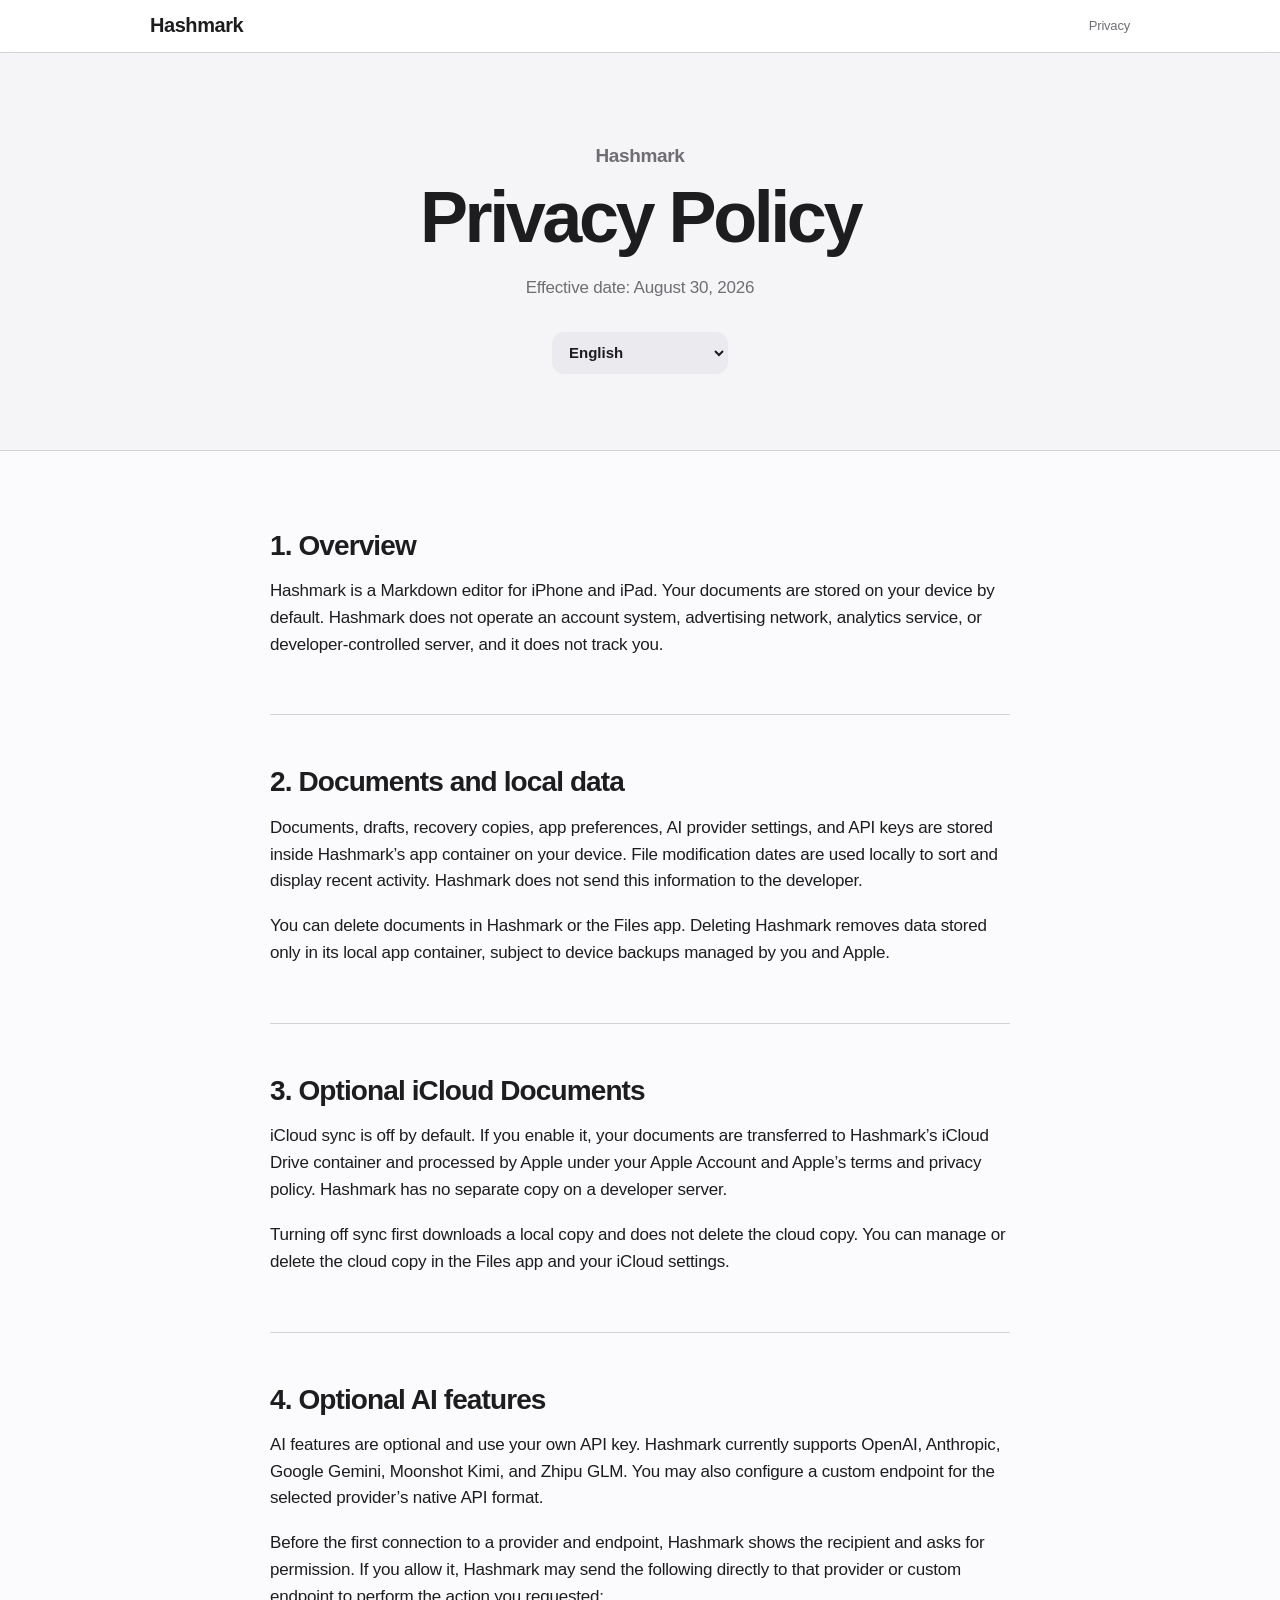
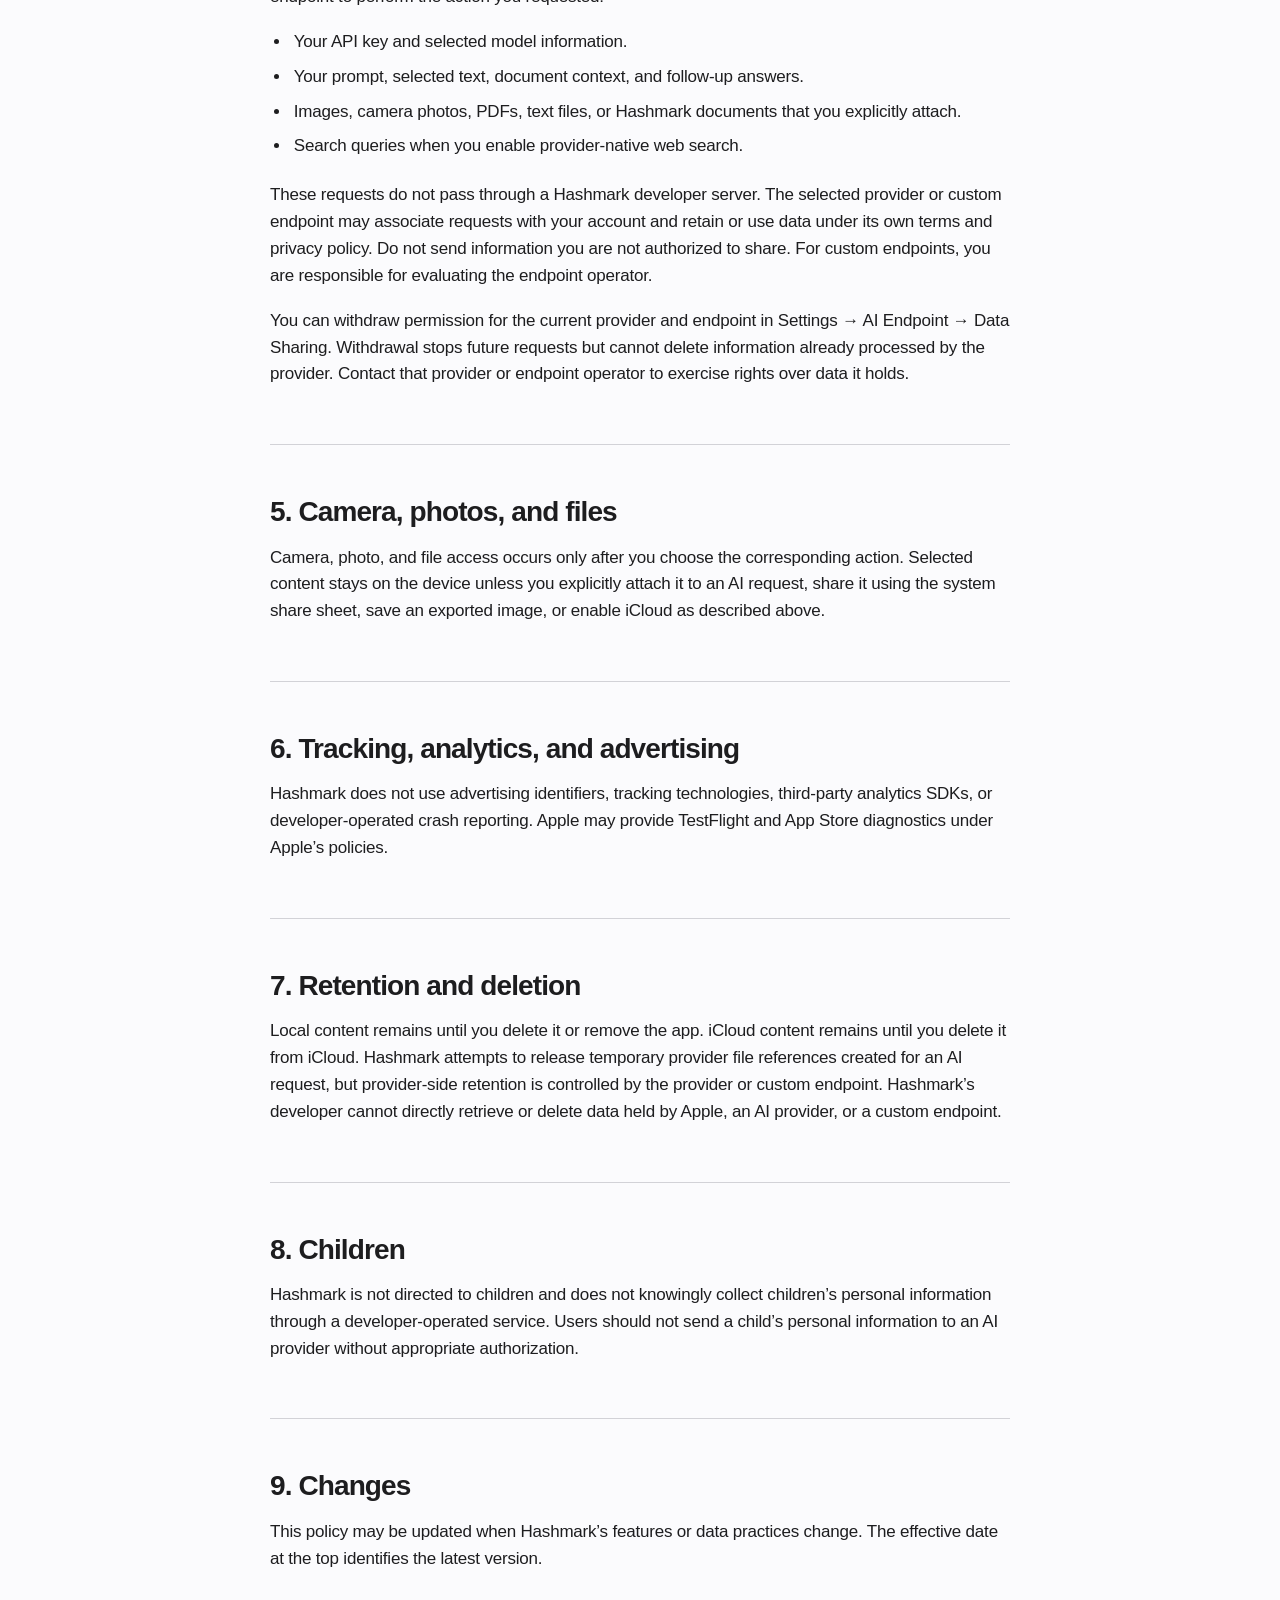
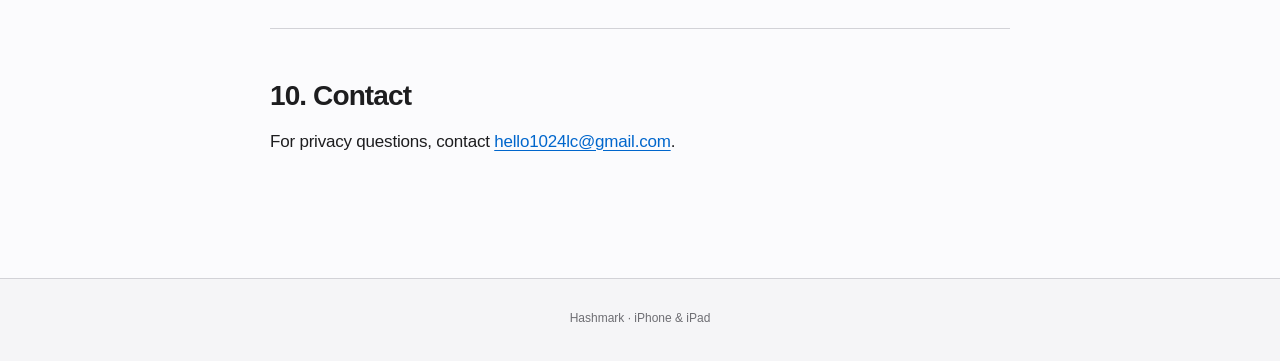
<file: docs/privacy/index.html>
<!doctype html>
<html lang="en">
<head>
  <meta charset="utf-8">
  <meta name="viewport" content="width=device-width, initial-scale=1">
  <meta name="color-scheme" content="light dark">
  <title>Hashmark Privacy Policy</title>
  <meta name="description" content="Privacy Policy for the Hashmark Markdown editor for iPhone and iPad.">
  <style>
    :root {
      color-scheme: light dark;
      --page: #fbfbfd;
      --section: #f5f5f7;
      --nav: rgba(255, 255, 255, 0.82);
      --text: #1d1d1f;
      --muted: #6e6e73;
      --line: #d2d2d7;
      --accent: #0066cc;
      --control: rgba(232, 232, 237, 0.82);
      --control-hover: #e2e2e7;
    }
    @media (prefers-color-scheme: dark) {
      :root {
        --page: #0f0f11;
        --section: #1d1d1f;
        --nav: rgba(22, 22, 23, 0.82);
        --text: #f5f5f7;
        --muted: #a1a1a6;
        --line: #424245;
        --accent: #2997ff;
        --control: rgba(44, 44, 46, 0.9);
        --control-hover: #3a3a3c;
      }
    }
    * { box-sizing: border-box; }
    html { -webkit-text-size-adjust: 100%; }
    body {
      margin: 0;
      background: var(--page);
      color: var(--text);
      font: 17px/1.58 -apple-system, BlinkMacSystemFont, "SF Pro Text", "Helvetica Neue", Arial, sans-serif;
      letter-spacing: -0.012em;
      -webkit-font-smoothing: antialiased;
    }
    .site-nav {
      position: sticky;
      top: 0;
      z-index: 10;
      border-bottom: 1px solid var(--line);
      background: var(--nav);
      backdrop-filter: saturate(180%) blur(20px);
      -webkit-backdrop-filter: saturate(180%) blur(20px);
    }
    .site-nav-inner {
      width: min(980px, calc(100% - 44px));
      height: 52px;
      margin: 0 auto;
      display: flex;
      align-items: center;
      justify-content: space-between;
    }
    .wordmark { font-size: 20px; font-weight: 600; letter-spacing: -0.022em; }
    .nav-section { color: var(--muted); font-size: 13px; font-weight: 500; }
    main { min-height: calc(100vh - 52px); }
    .hero {
      border-bottom: 1px solid var(--line);
      background: var(--section);
      padding: 88px 24px 76px;
      text-align: center;
    }
    .hero-inner { width: min(760px, 100%); margin: 0 auto; }
    h1, h2 {
      line-height: 1.08;
      overflow-wrap: anywhere;
      hyphens: auto;
    }
    h1 {
      margin: 8px 0 18px;
      font-size: clamp(46px, 8vw, 72px);
      font-weight: 700;
      letter-spacing: -0.048em;
    }
    h2 {
      margin: 56px 0 17px;
      padding-top: 52px;
      border-top: 1px solid var(--line);
      font-size: 28px;
      font-weight: 600;
      letter-spacing: -0.032em;
    }
    h2:first-child { margin-top: 0; padding-top: 0; border-top: 0; }
    p { margin: 0 0 18px; }
    ul { margin: 2px 0 22px; padding-left: 1.3rem; }
    li { margin: 8px 0; padding-left: 3px; }
    a { color: var(--accent); text-underline-offset: 3px; }
    .eyebrow {
      color: var(--muted);
      font-size: 19px;
      font-weight: 600;
      letter-spacing: -0.018em;
    }
    .meta { color: var(--muted); margin: 0; font-size: 17px; }
    .language-control {
      display: inline-flex;
      align-items: center;
      margin-top: 30px;
      border-radius: 12px;
    }
    .language-select {
      min-width: 176px;
      min-height: 42px;
      border: 1px solid transparent;
      border-radius: 12px;
      padding: 8px 12px;
      background: var(--control);
      color: var(--text);
      font: inherit;
      font-size: 15px;
      font-weight: 600;
      line-height: 1.2;
      cursor: pointer;
      transition: background-color 160ms ease, border-color 160ms ease;
    }
    .language-select:hover { background: var(--control-hover); }
    .language-select:focus-visible {
      outline: 3px solid var(--accent);
      outline-offset: 3px;
    }
    .visually-hidden {
      position: absolute;
      width: 1px;
      height: 1px;
      padding: 0;
      margin: -1px;
      overflow: hidden;
      clip: rect(0, 0, 0, 0);
      white-space: nowrap;
      border: 0;
    }
    .localized-copy[hidden], .policy-panel[hidden] { display: none; }
    .policy-panel {
      width: min(740px, calc(100% - 48px));
      margin: 0 auto;
      padding: 80px 0 104px;
    }
    footer {
      border-top: 1px solid var(--line);
      background: var(--section);
      color: var(--muted);
      padding: 30px 24px 34px;
      text-align: center;
      font-size: 12px;
      letter-spacing: 0;
    }
    @media (max-width: 600px) {
      .site-nav-inner { width: calc(100% - 32px); }
      .hero { padding: 58px 20px 52px; }
      h1 { font-size: clamp(34px, 11vw, 44px); }
      .policy-panel { width: calc(100% - 40px); padding: 58px 0 76px; }
      h2 { margin-top: 44px; padding-top: 42px; font-size: 25px; }
      .language-select { min-width: 168px; }
    }
    @media (prefers-reduced-motion: reduce) {
      .language-select { transition: none; }
    }
    @media (prefers-reduced-transparency: reduce) {
      .site-nav {
        background: var(--page);
        backdrop-filter: none;
        -webkit-backdrop-filter: none;
      }
    }
  </style>
</head>
<body>
  <div class="site-nav">
    <div class="site-nav-inner">
      <span class="wordmark">Hashmark</span>
      <span class="nav-section" id="nav-section-title">Privacy</span>
    </div>
  </div>
  <main>
    <header class="hero">
      <div class="hero-inner">
        <div class="eyebrow">Hashmark</div>
        <h1 id="policy-title">Privacy Policy</h1>
        <p class="meta" id="effective-date">Effective date: August 30, 2026</p>
        <div class="language-control">
          <label class="visually-hidden" for="language-selector" id="language-selector-label">Policy language</label>
          <select class="language-select" id="language-selector" aria-labelledby="language-selector-label">
            <option value="en">English</option>
            <option value="zh-Hans">简体中文</option>
            <option value="zh-Hant">繁體中文</option>
            <option value="ja">日本語</option>
            <option value="ko">한국어</option>
            <option value="de">Deutsch</option>
            <option value="ru">Русский</option>
          </select>
        </div>
      </div>
    </header>

    <article class="policy-panel" id="policy-en" data-policy-language="en" lang="en">
      <h2>1. Overview</h2>
      <p>Hashmark is a Markdown editor for iPhone and iPad. Your documents are stored on your device by default. Hashmark does not operate an account system, advertising network, analytics service, or developer-controlled server, and it does not track you.</p>

      <h2>2. Documents and local data</h2>
      <p>Documents, drafts, recovery copies, app preferences, AI provider settings, and API keys are stored inside Hashmark’s app container on your device. File modification dates are used locally to sort and display recent activity. Hashmark does not send this information to the developer.</p>
      <p>You can delete documents in Hashmark or the Files app. Deleting Hashmark removes data stored only in its local app container, subject to device backups managed by you and Apple.</p>

      <h2>3. Optional iCloud Documents</h2>
      <p>iCloud sync is off by default. If you enable it, your documents are transferred to Hashmark’s iCloud Drive container and processed by Apple under your Apple Account and Apple’s terms and privacy policy. Hashmark has no separate copy on a developer server.</p>
      <p>Turning off sync first downloads a local copy and does not delete the cloud copy. You can manage or delete the cloud copy in the Files app and your iCloud settings.</p>

      <h2>4. Optional AI features</h2>
      <p>AI features are optional and use your own API key. Hashmark currently supports OpenAI, Anthropic, Google Gemini, Moonshot Kimi, and Zhipu GLM. You may also configure a custom endpoint for the selected provider’s native API format.</p>
      <p>Before the first connection to a provider and endpoint, Hashmark shows the recipient and asks for permission. If you allow it, Hashmark may send the following directly to that provider or custom endpoint to perform the action you requested:</p>
      <ul>
        <li>Your API key and selected model information.</li>
        <li>Your prompt, selected text, document context, and follow-up answers.</li>
        <li>Images, camera photos, PDFs, text files, or Hashmark documents that you explicitly attach.</li>
        <li>Search queries when you enable provider-native web search.</li>
      </ul>
      <p>These requests do not pass through a Hashmark developer server. The selected provider or custom endpoint may associate requests with your account and retain or use data under its own terms and privacy policy. Do not send information you are not authorized to share. For custom endpoints, you are responsible for evaluating the endpoint operator.</p>
      <p>You can withdraw permission for the current provider and endpoint in Settings → AI Endpoint → Data Sharing. Withdrawal stops future requests but cannot delete information already processed by the provider. Contact that provider or endpoint operator to exercise rights over data it holds.</p>

      <h2>5. Camera, photos, and files</h2>
      <p>Camera, photo, and file access occurs only after you choose the corresponding action. Selected content stays on the device unless you explicitly attach it to an AI request, share it using the system share sheet, save an exported image, or enable iCloud as described above.</p>

      <h2>6. Tracking, analytics, and advertising</h2>
      <p>Hashmark does not use advertising identifiers, tracking technologies, third-party analytics SDKs, or developer-operated crash reporting. Apple may provide TestFlight and App Store diagnostics under Apple’s policies.</p>

      <h2>7. Retention and deletion</h2>
      <p>Local content remains until you delete it or remove the app. iCloud content remains until you delete it from iCloud. Hashmark attempts to release temporary provider file references created for an AI request, but provider-side retention is controlled by the provider or custom endpoint. Hashmark’s developer cannot directly retrieve or delete data held by Apple, an AI provider, or a custom endpoint.</p>

      <h2>8. Children</h2>
      <p>Hashmark is not directed to children and does not knowingly collect children’s personal information through a developer-operated service. Users should not send a child’s personal information to an AI provider without appropriate authorization.</p>

      <h2>9. Changes</h2>
      <p>This policy may be updated when Hashmark’s features or data practices change. The effective date at the top identifies the latest version.</p>

      <h2>10. Contact</h2>
      <p>For privacy questions, contact <a href="mailto:hello1024lc@gmail.com">hello1024lc@gmail.com</a>.</p>
    </article>

    <article class="policy-panel" id="policy-zh-Hans" data-policy-language="zh-Hans" lang="zh-Hans" hidden>
        <h2>1. 概述</h2>
        <p>Hashmark 是一款适用于 iPhone 和 iPad 的 Markdown 编辑器。文稿默认存储在你的设备上。Hashmark 不运营账号系统、广告网络、分析服务或开发者控制的服务器，也不会跟踪你。</p>

        <h2>2. 文稿与本地数据</h2>
        <p>文稿、草稿、恢复副本、App 偏好、AI 服务商配置和 API Key 存储在设备上的 Hashmark App 容器内。文件修改时间仅用于本地排序和显示最近活动。Hashmark 不会把这些信息发送给开发者。</p>
        <p>你可以在 Hashmark 或“文件”App 中删除文稿。删除 Hashmark 会移除仅存储于本地 App 容器的数据，但仍可能受你与 Apple 管理的设备备份影响。</p>

        <h2>3. 可选的 iCloud 文稿同步</h2>
        <p>iCloud 同步默认关闭。启用后，文稿将传输至 Hashmark 的 iCloud Drive 容器，由 Apple 根据你的 Apple 账户、Apple 条款和隐私政策处理。Hashmark 不会在开发者服务器上另存副本。</p>
        <p>关闭同步时，Hashmark 会先下载本地副本，不会删除云端副本。你可以在“文件”App 或 iCloud 设置中管理或删除云端副本。</p>

        <h2>4. 可选的 AI 功能</h2>
        <p>AI 功能是可选功能，使用你自己的 API Key。Hashmark 目前支持 OpenAI、Anthropic、Google Gemini、Moonshot Kimi 和 Zhipu GLM；你也可以为所选服务商的原生 API 格式配置自定义端点。</p>
        <p>首次连接某个服务商和端点前，Hashmark 会显示接收方并请求授权。你允许后，为完成你主动发起的操作，Hashmark 可能把以下数据直接发送给该服务商或自定义端点：</p>
        <ul>
          <li>你的 API Key 和所选模型信息。</li>
          <li>提示词、选中文本、文稿上下文和后续回答。</li>
          <li>你明确添加的图片、相机照片、PDF、文本文件或 Hashmark 文稿。</li>
          <li>你启用服务商原生联网搜索时产生的搜索查询。</li>
        </ul>
        <p>这些请求不经过 Hashmark 开发者服务器。所选服务商或自定义端点可能把请求与你的账户关联，并根据其自身条款和隐私政策保留或使用数据。请勿发送你无权分享的信息。使用自定义端点时，你需要自行评估该端点的运营者。</p>
        <p>你可以在“设置 → AI 接口 → 数据共享”中撤回对当前服务商和端点的授权。撤回会阻止未来请求，但无法删除服务商已经处理的信息；如需行使相关数据权利，请联系对应服务商或端点运营者。</p>

        <h2>5. 相机、照片与文件</h2>
        <p>只有在你主动选择相应操作后，Hashmark 才会访问相机、照片或文件。所选内容会保留在设备上，除非你明确将其添加到 AI 请求、通过系统分享面板分享、保存导出图片，或按上述方式启用 iCloud。</p>

        <h2>6. 跟踪、分析与广告</h2>
        <p>Hashmark 不使用广告标识符、跟踪技术、第三方分析 SDK 或开发者运营的崩溃上报服务。Apple 可能依据其政策提供 TestFlight 与 App Store 诊断信息。</p>

        <h2>7. 保留与删除</h2>
        <p>本地内容会保留到你删除内容或移除 App 为止；iCloud 内容会保留到你从 iCloud 删除为止。Hashmark 会尝试释放为 AI 请求创建的临时服务商文件引用，但服务商端的保留期限由服务商或自定义端点决定。Hashmark 开发者无法直接读取或删除由 Apple、AI 服务商或自定义端点持有的数据。</p>

        <h2>8. 儿童</h2>
        <p>Hashmark 并非面向儿童的产品，也不会通过开发者运营的服务故意收集儿童个人信息。未经适当授权，请勿向 AI 服务商发送儿童个人信息。</p>

        <h2>9. 政策变更</h2>
        <p>当 Hashmark 的功能或数据处理方式发生变化时，本政策可能更新。页面顶部的生效日期表示最新版本。</p>

        <h2>10. 联系方式</h2>
        <p>如有隐私问题，请联系 <a href="mailto:hello1024lc@gmail.com">hello1024lc@gmail.com</a>。</p>
    </article>

    <article class="policy-panel" id="policy-zh-Hant" data-policy-language="zh-Hant" lang="zh-Hant" hidden>
      <h2>1. 概覽</h2>
      <p>Hashmark 是一款適用於 iPhone 和 iPad 的 Markdown 編輯器。文件預設儲存在你的裝置上。Hashmark 不營運帳號系統、廣告網路、分析服務或由開發者控制的伺服器，也不會追蹤你。</p>

      <h2>2. 文件與本機資料</h2>
      <p>文件、草稿、復原副本、App 偏好設定、AI 服務提供者設定和 API 金鑰均儲存在裝置上的 Hashmark App 容器內。檔案修改日期僅用於本機排序和顯示最近活動。Hashmark 不會將這些資訊傳送給開發者。</p>
      <p>你可以在 Hashmark 或「檔案」App 中刪除文件。刪除 Hashmark 會移除僅儲存在本機 App 容器中的資料，但仍可能受到你與 Apple 管理的裝置備份影響。</p>

      <h2>3. 選用的 iCloud 文件同步</h2>
      <p>iCloud 同步預設關閉。啟用後，文件會傳輸至 Hashmark 的 iCloud Drive 容器，並由 Apple 依照你的 Apple 帳號、Apple 條款及隱私權政策處理。Hashmark 不會在開發者伺服器上另存副本。</p>
      <p>關閉同步時，Hashmark 會先下載本機副本，且不會刪除雲端副本。你可以在「檔案」App 或 iCloud 設定中管理或刪除雲端副本。</p>

      <h2>4. 選用的 AI 功能</h2>
      <p>AI 功能為選用功能，並使用你自己的 API 金鑰。Hashmark 目前支援 OpenAI、Anthropic、Google Gemini、Moonshot Kimi 和 Zhipu GLM。你也可以為所選服務提供者的原生 API 格式設定自訂端點。</p>
      <p>首次連線至某個服務提供者和端點前，Hashmark 會顯示資料接收方並要求你的許可。你允許後，為完成你主動要求的操作，Hashmark 可能將下列資料直接傳送至該服務提供者或自訂端點：</p>
      <ul>
        <li>你的 API 金鑰和所選模型資訊。</li>
        <li>提示詞、選取的文字、文件內容和後續回答。</li>
        <li>你明確加入的圖片、相機照片、PDF、文字檔或 Hashmark 文件。</li>
        <li>你啟用服務提供者原生網路搜尋時產生的搜尋查詢。</li>
      </ul>
      <p>這些要求不會經過 Hashmark 開發者伺服器。所選服務提供者或自訂端點可能將要求與你的帳號連結，並依照其自身條款及隱私權政策保留或使用資料。請勿傳送你無權分享的資訊。使用自訂端點時，你有責任評估該端點的營運者。</p>
      <p>你可以在「設定 → AI 端點 → 資料共享」中撤回目前服務提供者和端點的許可。撤回會阻止未來的要求，但無法刪除服務提供者已處理的資訊。如需行使與其持有資料相關的權利，請聯絡該服務提供者或端點營運者。</p>

      <h2>5. 相機、照片與檔案</h2>
      <p>只有在你主動選擇相應操作後，Hashmark 才會存取相機、照片或檔案。所選內容會保留在裝置上，除非你明確將其加入 AI 要求、透過系統分享表單分享、儲存匯出的圖片，或依照上述方式啟用 iCloud。</p>

      <h2>6. 追蹤、分析與廣告</h2>
      <p>Hashmark 不使用廣告識別碼、追蹤技術、第三方分析 SDK 或開發者營運的當機回報服務。Apple 可能依照其政策提供 TestFlight 和 App Store 診斷資訊。</p>

      <h2>7. 保留與刪除</h2>
      <p>本機內容會保留到你刪除內容或移除 App 為止。iCloud 內容會保留到你從 iCloud 刪除為止。Hashmark 會嘗試釋放為 AI 要求建立的暫時服務提供者檔案參照，但服務提供者端的保留期間由該服務提供者或自訂端點控制。Hashmark 開發者無法直接擷取或刪除由 Apple、AI 服務提供者或自訂端點持有的資料。</p>

      <h2>8. 兒童</h2>
      <p>Hashmark 並非以兒童為對象，也不會透過開發者營運的服務故意收集兒童的個人資訊。未取得適當授權前，請勿將兒童的個人資訊傳送給 AI 服務提供者。</p>

      <h2>9. 政策變更</h2>
      <p>當 Hashmark 的功能或資料處理方式有所變更時，本政策可能會更新。頁面頂端的生效日期表示最新版本。</p>

      <h2>10. 聯絡方式</h2>
      <p>如有隱私權問題，請聯絡 <a href="mailto:hello1024lc@gmail.com">hello1024lc@gmail.com</a>。</p>
    </article>

    <article class="policy-panel" id="policy-ja" data-policy-language="ja" lang="ja" hidden>
      <h2>1. 概要</h2>
      <p>Hashmarkは、iPhoneとiPad向けのMarkdownエディタです。書類は初期設定では端末上に保存されます。Hashmarkは、アカウントシステム、広告ネットワーク、分析サービス、開発者が管理するサーバを運営しておらず、ユーザーを追跡しません。</p>

      <h2>2. 書類とローカルデータ</h2>
      <p>書類、下書き、復旧用コピー、Appの設定、AIプロバイダの設定、APIキーは、端末上のHashmarkのAppコンテナ内に保存されます。ファイルの更新日時は、最近のアクティビティの並べ替えと表示のために端末内でのみ使用されます。Hashmarkがこれらの情報を開発者へ送信することはありません。</p>
      <p>書類はHashmarkまたは「ファイル」Appから削除できます。Hashmarkを削除すると、ローカルのAppコンテナにのみ保存されているデータは削除されます。ただし、ユーザーとAppleが管理する端末バックアップの影響を受ける場合があります。</p>

      <h2>3. 任意のiCloud書類同期</h2>
      <p>iCloud同期は初期設定ではオフです。有効にすると、書類はHashmarkのiCloud Driveコンテナへ転送され、ユーザーのApple Account、Appleの規約、プライバシーポリシーに基づいてAppleが処理します。Hashmarkが開発者のサーバに別のコピーを保持することはありません。</p>
      <p>同期をオフにする際は、Hashmarkが先にローカルコピーをダウンロードします。クラウド上のコピーは削除されません。クラウド上のコピーは「ファイル」AppまたはiCloud設定で管理、削除できます。</p>

      <h2>4. 任意のAI機能</h2>
      <p>AI機能は任意であり、ユーザー自身のAPIキーを使用します。Hashmarkは現在、OpenAI、Anthropic、Google Gemini、Moonshot Kimi、Zhipu GLMに対応しています。選択したプロバイダのネイティブAPI形式に対応するカスタムエンドポイントも設定できます。</p>
      <p>プロバイダとエンドポイントへ初めて接続する前に、Hashmarkはデータの送信先を表示し、許可を求めます。許可した場合、ユーザーが要求した処理を行うために、次のデータがそのプロバイダまたはカスタムエンドポイントへ直接送信されることがあります。</p>
      <ul>
        <li>APIキーと選択したモデルの情報。</li>
        <li>プロンプト、選択したテキスト、書類のコンテキスト、追加の回答。</li>
        <li>ユーザーが明示的に添付した画像、カメラ写真、PDF、テキストファイル、Hashmarkの書類。</li>
        <li>プロバイダのネイティブWeb検索を有効にした場合の検索クエリ。</li>
      </ul>
      <p>これらのリクエストはHashmark開発者のサーバを経由しません。選択したプロバイダまたはカスタムエンドポイントは、独自の規約とプライバシーポリシーに基づき、リクエストをユーザーのアカウントに関連付け、データを保持または使用する場合があります。共有する権限のない情報を送信しないでください。カスタムエンドポイントを使用する場合、その運営者を評価する責任はユーザーにあります。</p>
      <p>現在のプロバイダとエンドポイントに対する許可は、「設定 → AIエンドポイント → データ共有」で撤回できます。撤回すると今後のリクエストは停止しますが、プロバイダがすでに処理した情報は削除されません。プロバイダが保持するデータに関する権利を行使する場合は、そのプロバイダまたはエンドポイントの運営者にお問い合わせください。</p>

      <h2>5. カメラ、写真、ファイル</h2>
      <p>カメラ、写真、ファイルへのアクセスは、ユーザーが対応する操作を選択した場合にのみ行われます。選択した内容は、AIリクエストへ明示的に添付する、システムの共有シートで共有する、書き出した画像を保存する、または上記の方法でiCloudを有効にする場合を除き、端末上に保持されます。</p>

      <h2>6. 追跡、分析、広告</h2>
      <p>Hashmarkは、広告識別子、追跡技術、第三者の分析SDK、開発者が運営するクラッシュ報告サービスを使用しません。Appleは、独自のポリシーに基づいてTestFlightおよびApp Storeの診断情報を提供する場合があります。</p>

      <h2>7. 保持と削除</h2>
      <p>ローカルの内容は、ユーザーが削除するかAppを削除するまで保持されます。iCloudの内容は、ユーザーがiCloudから削除するまで保持されます。Hashmarkは、AIリクエストのために作成した一時的なプロバイダ側ファイル参照の解放を試みますが、プロバイダ側の保持期間は、そのプロバイダまたはカスタムエンドポイントによって管理されます。Hashmarkの開発者は、Apple、AIプロバイダ、カスタムエンドポイントが保持するデータを直接取得または削除できません。</p>

      <h2>8. 子ども</h2>
      <p>Hashmarkは子どもを対象としておらず、開発者が運営するサービスを通じて子どもの個人情報を意図的に収集しません。適切な権限がない限り、子どもの個人情報をAIプロバイダへ送信しないでください。</p>

      <h2>9. 変更</h2>
      <p>Hashmarkの機能またはデータの取り扱いが変更された場合、本ポリシーを更新することがあります。ページ上部の発効日が最新バージョンを示します。</p>

      <h2>10. お問い合わせ</h2>
      <p>プライバシーに関するお問い合わせは、<a href="mailto:hello1024lc@gmail.com">hello1024lc@gmail.com</a>までご連絡ください。</p>
    </article>

    <article class="policy-panel" id="policy-ko" data-policy-language="ko" lang="ko" hidden>
      <h2>1. 개요</h2>
      <p>Hashmark는 iPhone 및 iPad용 Markdown 편집기입니다. 문서는 기본적으로 사용자의 기기에 저장됩니다. Hashmark는 계정 시스템, 광고 네트워크, 분석 서비스 또는 개발자가 관리하는 서버를 운영하지 않으며 사용자를 추적하지 않습니다.</p>

      <h2>2. 문서 및 로컬 데이터</h2>
      <p>문서, 초안, 복구 사본, App 환경설정, AI 제공업체 설정 및 API 키는 기기의 Hashmark App 컨테이너 안에 저장됩니다. 파일 수정 날짜는 최근 활동을 정렬하고 표시하기 위해 기기에서만 사용됩니다. Hashmark는 이 정보를 개발자에게 전송하지 않습니다.</p>
      <p>Hashmark 또는 파일 App에서 문서를 삭제할 수 있습니다. Hashmark를 삭제하면 로컬 App 컨테이너에만 저장된 데이터가 삭제됩니다. 다만 사용자와 Apple이 관리하는 기기 백업의 영향을 받을 수 있습니다.</p>

      <h2>3. 선택적 iCloud 문서 동기화</h2>
      <p>iCloud 동기화는 기본적으로 꺼져 있습니다. 사용자가 활성화하면 문서가 Hashmark의 iCloud Drive 컨테이너로 전송되며 Apple이 사용자의 Apple Account, Apple 약관 및 개인정보 처리방침에 따라 처리합니다. Hashmark는 개발자 서버에 별도의 사본을 보관하지 않습니다.</p>
      <p>동기화를 끄면 Hashmark가 먼저 로컬 사본을 다운로드하며 클라우드 사본은 삭제하지 않습니다. 파일 App 또는 iCloud 설정에서 클라우드 사본을 관리하거나 삭제할 수 있습니다.</p>

      <h2>4. 선택적 AI 기능</h2>
      <p>AI 기능은 선택 사항이며 사용자의 API 키를 사용합니다. Hashmark는 현재 OpenAI, Anthropic, Google Gemini, Moonshot Kimi 및 Zhipu GLM을 지원합니다. 선택한 제공업체의 기본 API 형식에 맞는 사용자 지정 엔드포인트를 설정할 수도 있습니다.</p>
      <p>제공업체와 엔드포인트에 처음 연결하기 전에 Hashmark는 데이터 수신자를 표시하고 사용자의 허가를 요청합니다. 사용자가 허용하면 요청한 작업을 수행하기 위해 다음 데이터가 해당 제공업체 또는 사용자 지정 엔드포인트로 직접 전송될 수 있습니다.</p>
      <ul>
        <li>API 키와 선택한 모델 정보.</li>
        <li>프롬프트, 선택한 텍스트, 문서 컨텍스트 및 후속 답변.</li>
        <li>사용자가 명시적으로 첨부한 이미지, 카메라 사진, PDF, 텍스트 파일 또는 Hashmark 문서.</li>
        <li>제공업체의 기본 웹 검색을 활성화했을 때의 검색어.</li>
      </ul>
      <p>이러한 요청은 Hashmark 개발자 서버를 거치지 않습니다. 선택한 제공업체 또는 사용자 지정 엔드포인트는 자체 약관과 개인정보 처리방침에 따라 요청을 사용자 계정과 연결하고 데이터를 보관하거나 사용할 수 있습니다. 공유할 권한이 없는 정보를 전송하지 마십시오. 사용자 지정 엔드포인트를 사용하는 경우 해당 운영자를 평가할 책임은 사용자에게 있습니다.</p>
      <p>현재 제공업체 및 엔드포인트에 대한 허가는 설정 → AI 엔드포인트 → 데이터 공유에서 철회할 수 있습니다. 철회하면 향후 요청은 중단되지만 제공업체가 이미 처리한 정보는 삭제되지 않습니다. 제공업체가 보유한 데이터와 관련된 권리를 행사하려면 해당 제공업체 또는 엔드포인트 운영자에게 문의하십시오.</p>

      <h2>5. 카메라, 사진 및 파일</h2>
      <p>카메라, 사진 및 파일 접근은 사용자가 해당 작업을 선택한 경우에만 이루어집니다. 선택한 콘텐츠는 AI 요청에 명시적으로 첨부하거나, 시스템 공유 시트로 공유하거나, 내보낸 이미지를 저장하거나, 위에서 설명한 방식으로 iCloud를 활성화하지 않는 한 기기에 남아 있습니다.</p>

      <h2>6. 추적, 분석 및 광고</h2>
      <p>Hashmark는 광고 식별자, 추적 기술, 제3자 분석 SDK 또는 개발자가 운영하는 충돌 보고 서비스를 사용하지 않습니다. Apple은 자체 정책에 따라 TestFlight 및 App Store 진단 정보를 제공할 수 있습니다.</p>

      <h2>7. 보관 및 삭제</h2>
      <p>로컬 콘텐츠는 사용자가 삭제하거나 App을 제거할 때까지 보관됩니다. iCloud 콘텐츠는 사용자가 iCloud에서 삭제할 때까지 보관됩니다. Hashmark는 AI 요청을 위해 생성된 임시 제공업체 파일 참조를 해제하려고 시도하지만 제공업체 측 보관 기간은 해당 제공업체 또는 사용자 지정 엔드포인트가 관리합니다. Hashmark 개발자는 Apple, AI 제공업체 또는 사용자 지정 엔드포인트가 보유한 데이터를 직접 조회하거나 삭제할 수 없습니다.</p>

      <h2>8. 아동</h2>
      <p>Hashmark는 아동을 대상으로 하지 않으며 개발자가 운영하는 서비스를 통해 아동의 개인정보를 고의로 수집하지 않습니다. 적절한 권한 없이 아동의 개인정보를 AI 제공업체로 전송하지 마십시오.</p>

      <h2>9. 변경</h2>
      <p>Hashmark의 기능 또는 데이터 처리 방식이 변경되면 이 정책이 업데이트될 수 있습니다. 페이지 상단의 시행일이 최신 버전을 나타냅니다.</p>

      <h2>10. 문의</h2>
      <p>개인정보 보호 관련 문의는 <a href="mailto:hello1024lc@gmail.com">hello1024lc@gmail.com</a>으로 연락해 주십시오.</p>
    </article>

    <article class="policy-panel" id="policy-de" data-policy-language="de" lang="de" hidden>
      <h2>1. Überblick</h2>
      <p>Hashmark ist ein Markdown-Editor für iPhone und iPad. Deine Dokumente werden standardmäßig auf deinem Gerät gespeichert. Hashmark betreibt kein Kontosystem, Werbenetzwerk, keinen Analysedienst und keinen vom Entwickler kontrollierten Server. Hashmark verfolgt dich nicht.</p>

      <h2>2. Dokumente und lokale Daten</h2>
      <p>Dokumente, Entwürfe, Wiederherstellungskopien, App-Einstellungen, Einstellungen für KI-Anbieter und API-Schlüssel werden im App-Container von Hashmark auf deinem Gerät gespeichert. Änderungsdaten von Dateien werden nur lokal verwendet, um letzte Aktivitäten zu sortieren und anzuzeigen. Hashmark sendet diese Informationen nicht an den Entwickler.</p>
      <p>Du kannst Dokumente in Hashmark oder in der Dateien-App löschen. Wenn du Hashmark löschst, werden Daten entfernt, die nur im lokalen App-Container gespeichert sind. Von dir und Apple verwaltete Gerätesicherungen können davon unberührt bleiben.</p>

      <h2>3. Optionale iCloud-Dokumente</h2>
      <p>Die iCloud-Synchronisierung ist standardmäßig deaktiviert. Wenn du sie aktivierst, werden deine Dokumente in den iCloud Drive-Container von Hashmark übertragen und von Apple gemäß deinem Apple Account sowie den Bedingungen und Datenschutzrichtlinien von Apple verarbeitet. Hashmark speichert keine separate Kopie auf einem Entwickler-Server.</p>
      <p>Beim Deaktivieren der Synchronisierung lädt Hashmark zunächst eine lokale Kopie herunter und löscht die Cloud-Kopie nicht. Du kannst die Cloud-Kopie in der Dateien-App oder in deinen iCloud-Einstellungen verwalten oder löschen.</p>

      <h2>4. Optionale KI-Funktionen</h2>
      <p>KI-Funktionen sind optional und verwenden deinen eigenen API-Schlüssel. Hashmark unterstützt derzeit OpenAI, Anthropic, Google Gemini, Moonshot Kimi und Zhipu GLM. Du kannst außerdem einen benutzerdefinierten Endpunkt für das native API-Format des ausgewählten Anbieters konfigurieren.</p>
      <p>Vor der ersten Verbindung mit einem Anbieter und Endpunkt zeigt Hashmark den Empfänger an und bittet um deine Erlaubnis. Wenn du zustimmst, kann Hashmark die folgenden Daten direkt an diesen Anbieter oder benutzerdefinierten Endpunkt senden, um die von dir angeforderte Aktion auszuführen:</p>
      <ul>
        <li>Deinen API-Schlüssel und Informationen zum ausgewählten Modell.</li>
        <li>Deine Eingabe, ausgewählten Text, Dokumentkontext und weitere Antworten.</li>
        <li>Bilder, Kamerafotos, PDF-Dateien, Textdateien oder Hashmark-Dokumente, die du ausdrücklich anhängst.</li>
        <li>Suchanfragen, wenn du die native Websuche des Anbieters aktivierst.</li>
      </ul>
      <p>Diese Anfragen laufen nicht über einen Server des Hashmark-Entwicklers. Der ausgewählte Anbieter oder benutzerdefinierte Endpunkt kann Anfragen deinem Konto zuordnen und Daten gemäß eigenen Bedingungen und Datenschutzrichtlinien speichern oder verwenden. Sende keine Informationen, zu deren Weitergabe du nicht berechtigt bist. Bei benutzerdefinierten Endpunkten bist du für die Bewertung des Betreibers verantwortlich.</p>
      <p>Du kannst die Erlaubnis für den aktuellen Anbieter und Endpunkt unter Einstellungen → KI-Endpunkt → Datenfreigabe widerrufen. Der Widerruf verhindert zukünftige Anfragen, kann jedoch keine Informationen löschen, die der Anbieter bereits verarbeitet hat. Wende dich an den Anbieter oder Endpunktbetreiber, um Rechte in Bezug auf die dort gespeicherten Daten auszuüben.</p>

      <h2>5. Kamera, Fotos und Dateien</h2>
      <p>Der Zugriff auf Kamera, Fotos und Dateien erfolgt nur, nachdem du die entsprechende Aktion ausgewählt hast. Ausgewählte Inhalte bleiben auf dem Gerät, sofern du sie nicht ausdrücklich an eine KI-Anfrage anhängst, über das System-Teilen-Menü weitergibst, ein exportiertes Bild speicherst oder iCloud wie oben beschrieben aktivierst.</p>

      <h2>6. Tracking, Analyse und Werbung</h2>
      <p>Hashmark verwendet keine Werbekennungen, Tracking-Technologien, Analyse-SDKs von Drittanbietern oder einen vom Entwickler betriebenen Absturzberichtsdienst. Apple kann gemäß eigenen Richtlinien Diagnoseinformationen aus TestFlight und dem App Store bereitstellen.</p>

      <h2>7. Speicherung und Löschung</h2>
      <p>Lokale Inhalte bleiben gespeichert, bis du sie löschst oder die App entfernst. iCloud-Inhalte bleiben gespeichert, bis du sie aus iCloud löschst. Hashmark versucht, temporäre Dateireferenzen des Anbieters freizugeben, die für eine KI-Anfrage erstellt wurden. Die anbieterseitige Speicherdauer wird jedoch vom Anbieter oder benutzerdefinierten Endpunkt bestimmt. Der Entwickler von Hashmark kann Daten, die von Apple, einem KI-Anbieter oder einem benutzerdefinierten Endpunkt gespeichert werden, nicht direkt abrufen oder löschen.</p>

      <h2>8. Kinder</h2>
      <p>Hashmark richtet sich nicht an Kinder und erfasst über einen vom Entwickler betriebenen Dienst nicht wissentlich personenbezogene Daten von Kindern. Sende ohne entsprechende Berechtigung keine personenbezogenen Daten eines Kindes an einen KI-Anbieter.</p>

      <h2>9. Änderungen</h2>
      <p>Diese Richtlinie kann aktualisiert werden, wenn sich die Funktionen oder Datenpraktiken von Hashmark ändern. Das Datum oben auf der Seite kennzeichnet die aktuelle Version.</p>

      <h2>10. Kontakt</h2>
      <p>Bei Fragen zum Datenschutz kontaktiere <a href="mailto:hello1024lc@gmail.com">hello1024lc@gmail.com</a>.</p>
    </article>

    <article class="policy-panel" id="policy-ru" data-policy-language="ru" lang="ru" hidden>
      <h2>1. Общая информация</h2>
      <p>Hashmark представляет собой редактор Markdown для iPhone и iPad. По умолчанию документы хранятся на вашем устройстве. Hashmark не использует систему учетных записей, рекламную сеть, службу аналитики или сервер под управлением разработчика и не отслеживает вас.</p>

      <h2>2. Документы и локальные данные</h2>
      <p>Документы, черновики, резервные копии для восстановления, настройки приложения, настройки поставщиков ИИ и ключи API хранятся в контейнере приложения Hashmark на вашем устройстве. Даты изменения файлов используются только локально для сортировки и отображения недавних действий. Hashmark не отправляет эту информацию разработчику.</p>
      <p>Вы можете удалить документы в Hashmark или приложении «Файлы». При удалении Hashmark удаляются данные, хранящиеся только в локальном контейнере приложения. При этом могут сохраняться резервные копии устройства, которыми управляете вы и Apple.</p>

      <h2>3. Необязательная синхронизация документов iCloud</h2>
      <p>По умолчанию синхронизация iCloud отключена. Если вы включите ее, документы будут передаваться в контейнер Hashmark в iCloud Drive и обрабатываться Apple в соответствии с вашей учетной записью Apple Account, условиями Apple и политикой конфиденциальности Apple. Hashmark не хранит отдельную копию на сервере разработчика.</p>
      <p>При отключении синхронизации Hashmark сначала загружает локальную копию и не удаляет облачную копию. Облачной копией можно управлять или удалить ее в приложении «Файлы» либо настройках iCloud.</p>

      <h2>4. Необязательные функции ИИ</h2>
      <p>Функции ИИ являются необязательными и используют ваш собственный ключ API. В настоящее время Hashmark поддерживает OpenAI, Anthropic, Google Gemini, Moonshot Kimi и Zhipu GLM. Вы также можете настроить собственную конечную точку для нативного формата API выбранного поставщика.</p>
      <p>Перед первым подключением к поставщику и конечной точке Hashmark показывает получателя данных и запрашивает ваше разрешение. Если вы разрешите передачу, Hashmark может отправить следующие данные непосредственно этому поставщику или собственной конечной точке для выполнения запрошенного действия:</p>
      <ul>
        <li>Ваш ключ API и сведения о выбранной модели.</li>
        <li>Ваш запрос, выбранный текст, контекст документа и последующие ответы.</li>
        <li>Изображения, фотографии с камеры, PDF-файлы, текстовые файлы или документы Hashmark, которые вы явно прикрепляете.</li>
        <li>Поисковые запросы, если вы включаете встроенный веб-поиск поставщика.</li>
      </ul>
      <p>Эти запросы не проходят через сервер разработчика Hashmark. Выбранный поставщик или собственная конечная точка может связать запросы с вашей учетной записью и хранить либо использовать данные в соответствии со своими условиями и политикой конфиденциальности. Не отправляйте информацию, которой вы не имеете права делиться. При использовании собственной конечной точки вы обязаны самостоятельно оценить ее оператора.</p>
      <p>Вы можете отозвать разрешение для текущего поставщика и конечной точки в разделе «Настройки → Конечная точка ИИ → Передача данных». Отзыв остановит будущие запросы, но не удалит информацию, уже обработанную поставщиком. Чтобы воспользоваться правами в отношении данных, хранящихся у поставщика, обратитесь к нему или оператору конечной точки.</p>

      <h2>5. Камера, фотографии и файлы</h2>
      <p>Доступ к камере, фотографиям и файлам осуществляется только после выбора соответствующего действия. Выбранные материалы остаются на устройстве, если только вы явно не прикрепите их к запросу ИИ, не отправите через системное меню «Поделиться», не сохраните экспортированное изображение или не включите iCloud, как описано выше.</p>

      <h2>6. Отслеживание, аналитика и реклама</h2>
      <p>Hashmark не использует рекламные идентификаторы, технологии отслеживания, сторонние SDK аналитики или службу отчетов о сбоях под управлением разработчика. Apple может предоставлять диагностические данные TestFlight и App Store в соответствии со своими политиками.</p>

      <h2>7. Хранение и удаление</h2>
      <p>Локальные материалы хранятся, пока вы не удалите их или приложение. Материалы iCloud хранятся, пока вы не удалите их из iCloud. Hashmark пытается освобождать временные ссылки на файлы поставщика, созданные для запроса ИИ, но срок хранения у поставщика определяется поставщиком или собственной конечной точкой. Разработчик Hashmark не может напрямую получить или удалить данные, хранящиеся у Apple, поставщика ИИ или собственной конечной точки.</p>

      <h2>8. Дети</h2>
      <p>Hashmark не предназначен для детей и сознательно не собирает персональные данные детей через службу под управлением разработчика. Не отправляйте персональные данные ребенка поставщику ИИ без соответствующего разрешения.</p>

      <h2>9. Изменения</h2>
      <p>Эта политика может обновляться при изменении функций Hashmark или способов обработки данных. Дата вступления в силу в верхней части страницы обозначает последнюю версию.</p>

      <h2>10. Контакты</h2>
      <p>По вопросам конфиденциальности обращайтесь по адресу <a href="mailto:hello1024lc@gmail.com">hello1024lc@gmail.com</a>.</p>
    </article>

    <footer>Hashmark · iPhone &amp; iPad</footer>
  </main>
  <script>
    (() => {
      const languageSelector = document.getElementById("language-selector");
      const languageSelectorLabel = document.getElementById("language-selector-label");
      const navSectionTitle = document.getElementById("nav-section-title");
      const policyTitle = document.getElementById("policy-title");
      const effectiveDate = document.getElementById("effective-date");
      const description = document.querySelector('meta[name="description"]');
      const panels = Array.from(document.querySelectorAll("[data-policy-language]"));
      const copy = {
        en: {
          nav: "Privacy",
          title: "Privacy Policy",
          date: "Effective date: August 30, 2026",
          label: "Policy language",
          description: "Privacy Policy for the Hashmark Markdown editor for iPhone and iPad."
        },
        "zh-Hans": {
          nav: "隐私",
          title: "隐私政策",
          date: "生效日期：2026 年 8 月 30 日",
          label: "隐私政策语言",
          description: "Hashmark iPhone 与 iPad Markdown 编辑器隐私政策。"
        },
        "zh-Hant": {
          nav: "隱私權",
          title: "隱私權政策",
          date: "生效日期：2026 年 8 月 30 日",
          label: "隱私權政策語言",
          description: "Hashmark iPhone 與 iPad Markdown 編輯器隱私權政策。"
        },
        ja: {
          nav: "プライバシー",
          title: "プライバシーポリシー",
          date: "発効日：2026年8月30日",
          label: "ポリシーの言語",
          description: "iPhoneとiPad向けMarkdownエディタHashmarkのプライバシーポリシー。"
        },
        ko: {
          nav: "개인정보 보호",
          title: "개인정보 처리방침",
          date: "시행일: 2026년 8월 30일",
          label: "정책 언어",
          description: "iPhone 및 iPad용 Markdown 편집기 Hashmark의 개인정보 처리방침입니다."
        },
        de: {
          nav: "Datenschutz",
          title: "Datenschutzrichtlinie",
          date: "Gültig ab: 30. August 2026",
          label: "Sprache der Richtlinie",
          description: "Datenschutzrichtlinie für den Hashmark Markdown-Editor für iPhone und iPad."
        },
        ru: {
          nav: "Конфиденциальность",
          title: "Политика конфиденциальности",
          date: "Дата вступления в силу: 30 августа 2026 г.",
          label: "Язык политики",
          description: "Политика конфиденциальности редактора Markdown Hashmark для iPhone и iPad."
        }
      };

      const normalizeLanguage = (value) => {
        if (!value) return null;
        const language = value.trim().replaceAll("_", "-").toLowerCase();
        if (language.startsWith("zh-hant") || /^zh-(tw|hk|mo)(-|$)/.test(language)) {
          return "zh-Hant";
        }
        if (language.startsWith("zh")) return "zh-Hans";
        if (language.startsWith("ja")) return "ja";
        if (language.startsWith("ko")) return "ko";
        if (language.startsWith("de")) return "de";
        if (language.startsWith("ru")) return "ru";
        if (language.startsWith("en")) return "en";
        return null;
      };

      const languageFromQuery = () => {
        const params = new URLSearchParams(window.location.search);
        return normalizeLanguage(params.get("lang"));
      };

      const languageFromHash = () => {
        const hash = window.location.hash.toLowerCase();
        if (hash === "#chinese" || hash === "#zh-hans") return "zh-Hans";
        if (hash === "#english" || hash === "#en") return "en";
        return null;
      };

      const preferredLanguage = () => {
        const languages = navigator.languages?.length
          ? navigator.languages
          : [navigator.language || "en"];
        return languages.map(normalizeLanguage).find(Boolean) || "en";
      };

      const showLanguage = (language, updateURL = false) => {
        const selected = copy[language] ? language : "en";
        const selectedCopy = copy[selected];
        document.documentElement.lang = selected;
        document.title = `Hashmark ${selectedCopy.title}`;
        description.content = selectedCopy.description;
        navSectionTitle.textContent = selectedCopy.nav;
        policyTitle.textContent = selectedCopy.title;
        effectiveDate.textContent = selectedCopy.date;
        languageSelectorLabel.textContent = selectedCopy.label;
        languageSelector.value = selected;

        panels.forEach((panel) => {
          panel.hidden = panel.dataset.policyLanguage !== selected;
        });

        if (updateURL) {
          const url = new URL(window.location.href);
          url.searchParams.set("lang", selected);
          url.hash = "";
          history.replaceState(null, "", url);
        }
      };

      languageSelector.addEventListener("change", () => {
        showLanguage(languageSelector.value, true);
      });
      window.addEventListener("popstate", () => {
        showLanguage(languageFromQuery() || preferredLanguage());
      });

      const queryLanguage = languageFromQuery();
      const legacyLanguage = languageFromHash();
      showLanguage(
        queryLanguage || legacyLanguage || preferredLanguage(),
        !queryLanguage || Boolean(legacyLanguage)
      );
    })();
  </script>
</body>
</html>
</file>
